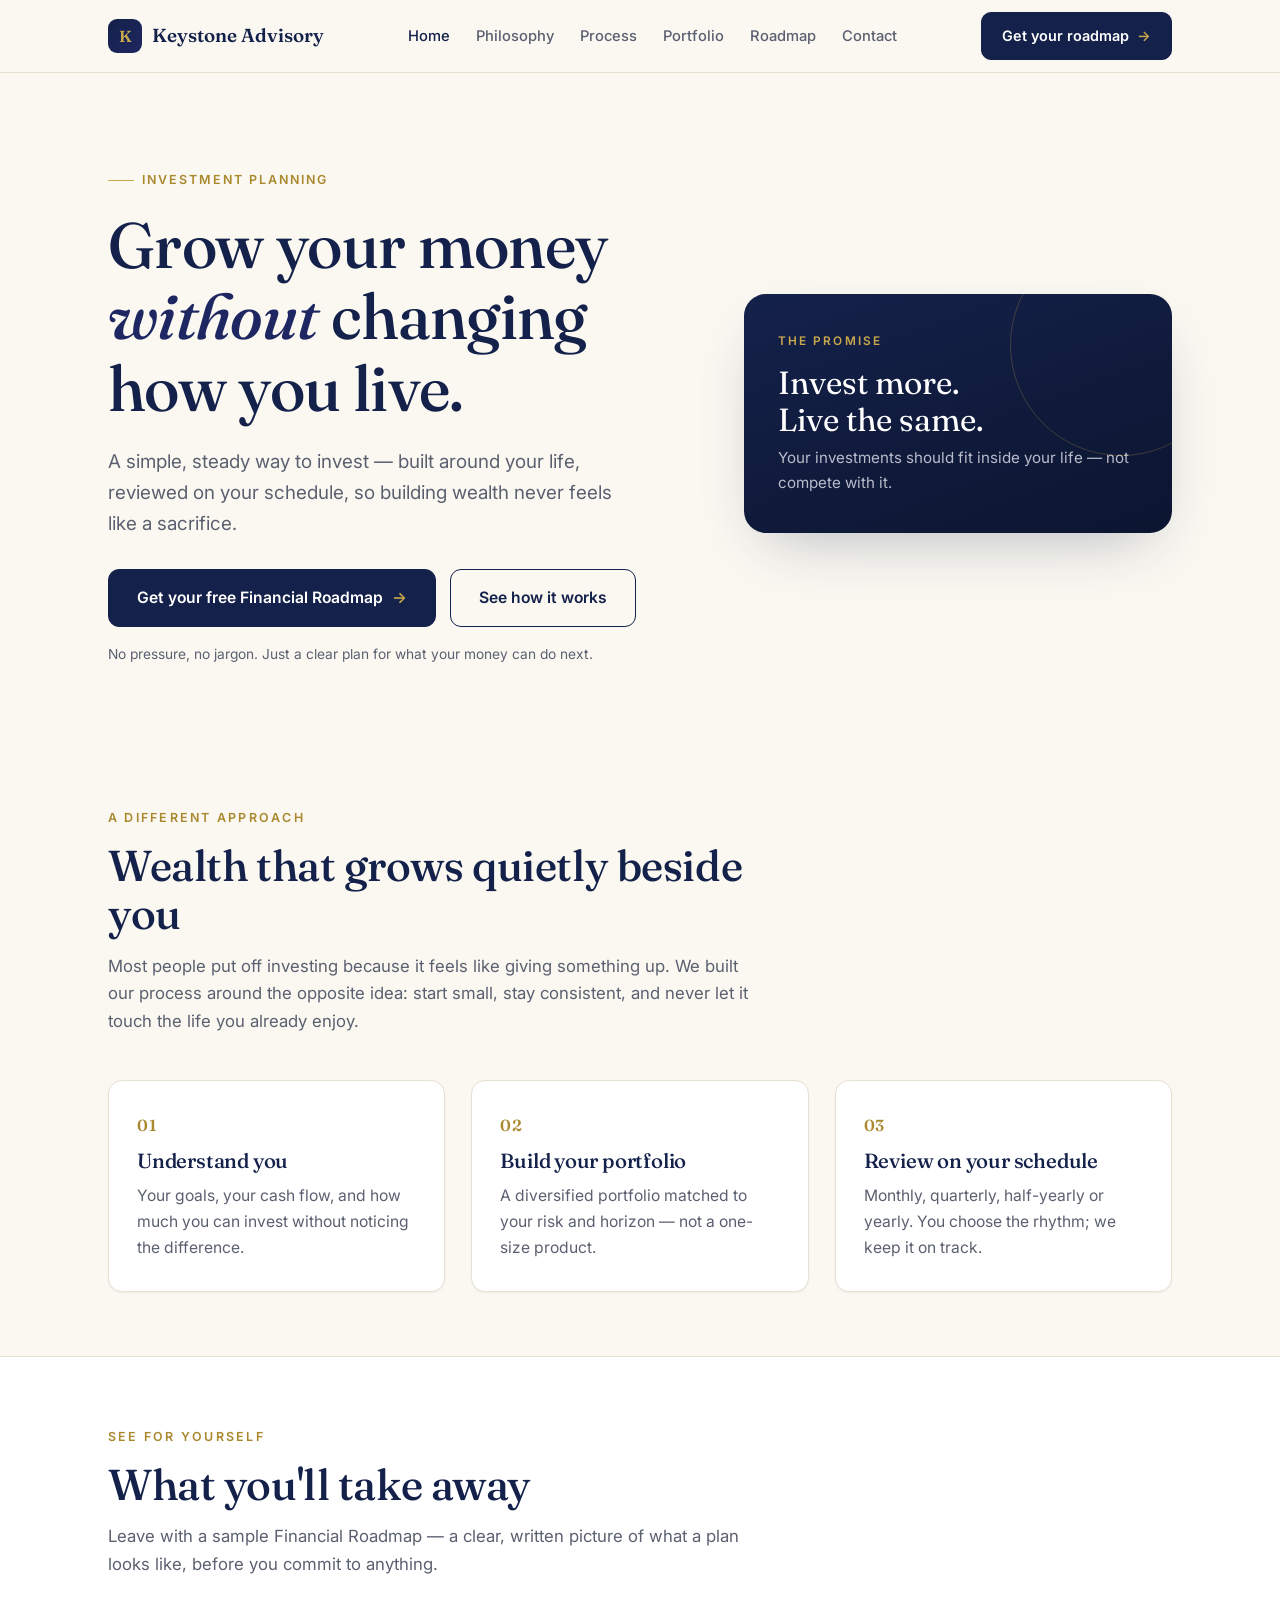
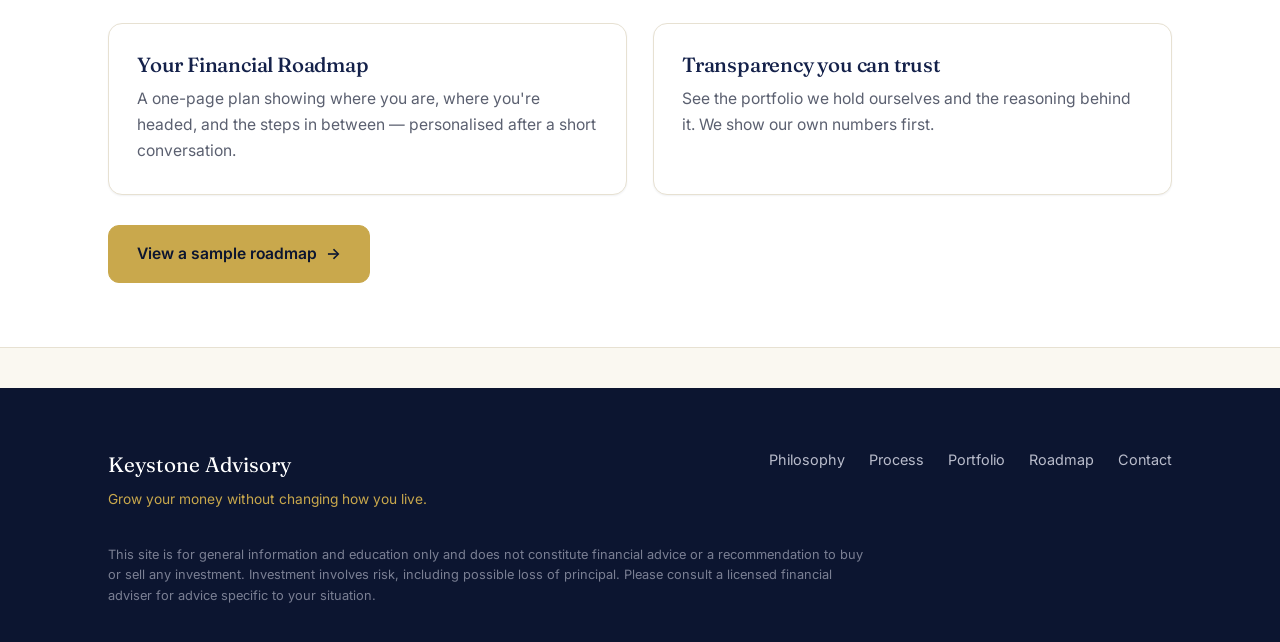
<file: index.html>
<!DOCTYPE html>
<html lang="en">
<head>
<meta charset="UTF-8">
<meta name="viewport" content="width=device-width, initial-scale=1.0">
<title>Keystone Advisory — Investment Planning</title>
<link rel="preconnect" href="https://fonts.googleapis.com">
<link rel="preconnect" href="https://fonts.gstatic.com" crossorigin>
<link href="https://fonts.googleapis.com/css2?family=Fraunces:opsz,wght@9..144,400;9..144,500;9..144,600&family=Inter:wght@400;500;600&display=swap" rel="stylesheet">
<link rel="stylesheet" href="assets/style.css">
</head>
<body>

<nav class="nav">
  <div class="wrap nav-inner">
    <a class="brand" href="index.html"><span class="mark">K</span>Keystone Advisory</a>
    <div class="nav-links" id="navLinks">
      <a href="index.html" class="active">Home</a>
      <a href="philosophy.html">Philosophy</a>
      <a href="process.html">Process</a>
      <a href="portfolio.html">Portfolio</a>
      <a href="roadmap.html">Roadmap</a>
      <a href="contact.html">Contact</a>
    </div>
    <a class="nav-cta" href="contact.html">Get your roadmap <span class="ar">→</span></a>
    <button class="nav-toggle" id="navToggle" aria-label="Menu">☰</button>
  </div>
</nav>

<header class="hero">
  <div class="wrap hero-grid">
    <div>
      <span class="eyebrow">Investment Planning</span>
      <h1>Grow your money <em>without</em> changing how you live.</h1>
      <p class="lede">A simple, steady way to invest — built around your life, reviewed on your schedule, so building wealth never feels like a sacrifice.</p>
      <div class="hero-actions">
        <a class="btn btn-primary" href="contact.html">Get your free Financial Roadmap <span class="ar">→</span></a>
        <a class="btn btn-ghost" href="process.html">See how it works</a>
      </div>
      <p class="hero-note">No pressure, no jargon. Just a clear plan for what your money can do next.</p>
    </div>
    <div class="hero-panel">
      <div class="hp-label">The promise</div>
      <div class="hp-big">Invest more.<br>Live the same.</div>
      <p class="hp-sub">Your investments should fit inside your life — not compete with it.</p>
    </div>
  </div>
</header>

<section class="section">
  <div class="wrap">
    <div class="section-head">
      <span class="kicker">A different approach</span>
      <h2>Wealth that grows quietly beside you</h2>
      <p>Most people put off investing because it feels like giving something up. We built our process around the opposite idea: start small, stay consistent, and never let it touch the life you already enjoy.</p>
    </div>
    <div class="grid-3">
      <div class="card">
        <div class="num">01</div>
        <h3>Understand you</h3>
        <p>Your goals, your cash flow, and how much you can invest without noticing the difference.</p>
      </div>
      <div class="card">
        <div class="num">02</div>
        <h3>Build your portfolio</h3>
        <p>A diversified portfolio matched to your risk and horizon — not a one-size product.</p>
      </div>
      <div class="card">
        <div class="num">03</div>
        <h3>Review on your schedule</h3>
        <p>Monthly, quarterly, half-yearly or yearly. You choose the rhythm; we keep it on track.</p>
      </div>
    </div>
  </div>
</section>

<section class="section alt">
  <div class="wrap">
    <div class="section-head">
      <span class="kicker">See for yourself</span>
      <h2>What you'll take away</h2>
      <p>Leave with a sample Financial Roadmap — a clear, written picture of what a plan looks like, before you commit to anything.</p>
    </div>
    <div class="grid-2">
      <div class="card">
        <h3>Your Financial Roadmap</h3>
        <p>A one-page plan showing where you are, where you're headed, and the steps in between — personalised after a short conversation.</p>
      </div>
      <div class="card">
        <h3>Transparency you can trust</h3>
        <p>See the portfolio we hold ourselves and the reasoning behind it. We show our own numbers first.</p>
      </div>
    </div>
    <div style="margin-top:30px;">
      <a class="btn btn-gold" href="roadmap.html">View a sample roadmap <span class="ar">→</span></a>
    </div>
  </div>
</section>

<footer class="footer">
  <div class="wrap">
    <div class="footer-inner">
      <div>
        <div class="f-brand">Keystone Advisory</div>
        <div class="f-tag">Grow your money without changing how you live.</div>
      </div>
      <div class="footer-links">
        <a href="philosophy.html">Philosophy</a>
        <a href="process.html">Process</a>
        <a href="portfolio.html">Portfolio</a>
        <a href="roadmap.html">Roadmap</a>
        <a href="contact.html">Contact</a>
      </div>
    </div>
    <p class="disc">This site is for general information and education only and does not constitute financial advice or a recommendation to buy or sell any investment. Investment involves risk, including possible loss of principal. Please consult a licensed financial adviser for advice specific to your situation.</p>
  </div>
</footer>

<script>
const t=document.getElementById('navToggle'),n=document.getElementById('navLinks');
t.addEventListener('click',()=>n.classList.toggle('open'));
</script>
</body>
</html>
</file>
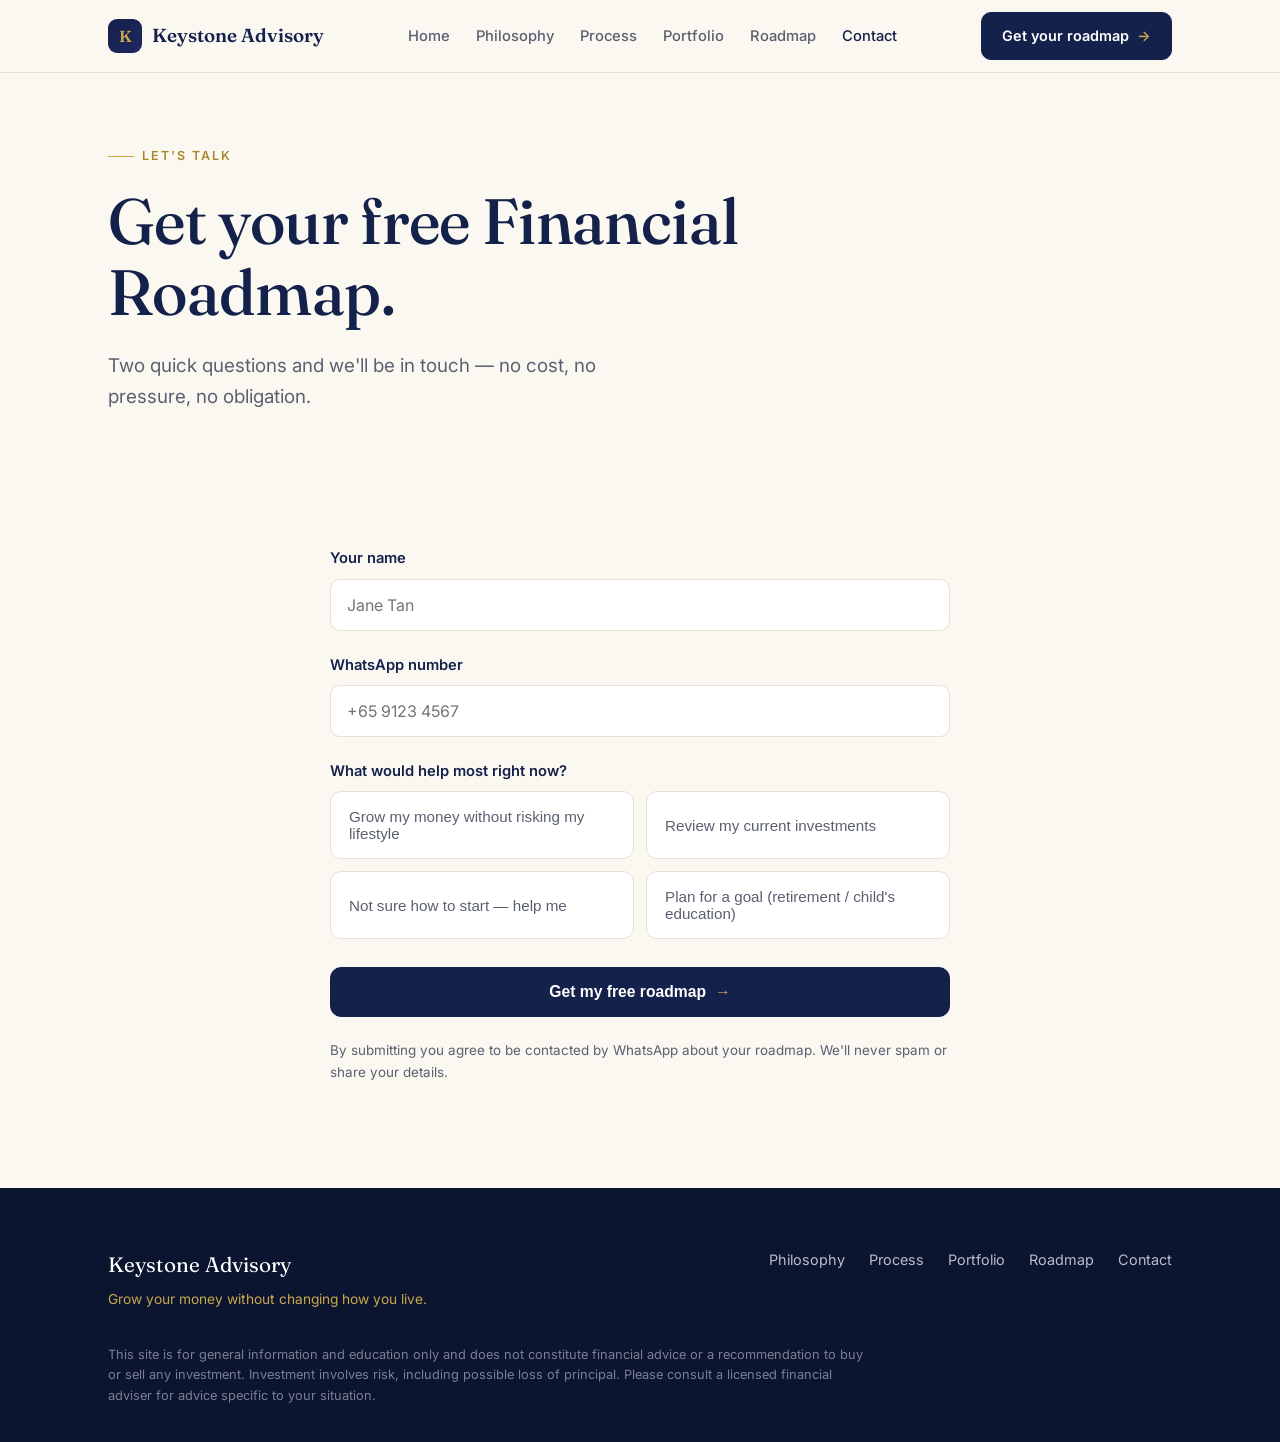
<file: contact.html>
<!DOCTYPE html>
<html lang="en">
<head>
<meta charset="UTF-8">
<meta name="viewport" content="width=device-width, initial-scale=1.0">
<title>Get Your Free Roadmap — Keystone Advisory</title>
<link rel="preconnect" href="https://fonts.googleapis.com">
<link rel="preconnect" href="https://fonts.gstatic.com" crossorigin>
<link href="https://fonts.googleapis.com/css2?family=Fraunces:opsz,wght@9..144,400;9..144,500;9..144,600&family=Inter:wght@400;500;600&display=swap" rel="stylesheet">
<link rel="stylesheet" href="assets/style.css">
</head>
<body>

<nav class="nav">
  <div class="wrap nav-inner">
    <a class="brand" href="index.html"><span class="mark">K</span>Keystone Advisory</a>
    <div class="nav-links" id="navLinks">
      <a href="index.html">Home</a>
      <a href="philosophy.html">Philosophy</a>
      <a href="process.html">Process</a>
      <a href="portfolio.html">Portfolio</a>
      <a href="roadmap.html">Roadmap</a>
      <a href="contact.html" class="active">Contact</a>
    </div>
    <a class="nav-cta" href="contact.html">Get your roadmap <span class="ar">→</span></a>
    <button class="nav-toggle" id="navToggle" aria-label="Menu">☰</button>
  </div>
</nav>

<section class="hero" style="padding:64px 0 40px;">
  <div class="wrap">
    <span class="eyebrow">Let's talk</span>
    <h1 style="max-width:680px;">Get your free Financial Roadmap.</h1>
    <p class="lede" style="margin-top:16px;">Two quick questions and we'll be in touch — no cost, no pressure, no obligation.</p>
  </div>
</section>

<section class="section">
  <div class="wrap">
    <form class="form" id="leadForm">
      <div class="field">
        <label for="name">Your name</label>
        <input type="text" id="name" name="name" placeholder="Jane Tan" autocomplete="name" required>
      </div>

      <div class="field">
        <label for="phone">WhatsApp number</label>
        <input type="tel" id="phone" name="phone" placeholder="+65 9123 4567" autocomplete="tel" required>
      </div>

      <div class="field">
        <label>What would help most right now?</label>
        <div class="choice-grid" id="goalGrid">
          <button type="button" class="choice" data-goal="Grow my money without risking my lifestyle">Grow my money without risking my lifestyle</button>
          <button type="button" class="choice" data-goal="Review my current investments">Review my current investments</button>
          <button type="button" class="choice" data-goal="Not sure how to start — help me">Not sure how to start — help me</button>
          <button type="button" class="choice" data-goal="Plan for a goal (retirement / child's education)">Plan for a goal (retirement / child's education)</button>
        </div>
      </div>

      <div class="field" style="margin-top:28px;">
        <button type="submit" class="btn btn-primary" style="width:100%; justify-content:center;">Get my free roadmap <span class="ar">→</span></button>
      </div>
      <p class="form-note">By submitting you agree to be contacted by WhatsApp about your roadmap. We'll never spam or share your details.</p>
    </form>
  </div>
</section>

<footer class="footer">
  <div class="wrap">
    <div class="footer-inner">
      <div>
        <div class="f-brand">Keystone Advisory</div>
        <div class="f-tag">Grow your money without changing how you live.</div>
      </div>
      <div class="footer-links">
        <a href="philosophy.html">Philosophy</a>
        <a href="process.html">Process</a>
        <a href="portfolio.html">Portfolio</a>
        <a href="roadmap.html">Roadmap</a>
        <a href="contact.html">Contact</a>
      </div>
    </div>
    <p class="disc">This site is for general information and education only and does not constitute financial advice or a recommendation to buy or sell any investment. Investment involves risk, including possible loss of principal. Please consult a licensed financial adviser for advice specific to your situation.</p>
  </div>
</footer>

<script>
const t=document.getElementById('navToggle'),n=document.getElementById('navLinks');
t.addEventListener('click',()=>n.classList.toggle('open'));

let goal = '';
const grid = document.getElementById('goalGrid');
grid.querySelectorAll('.choice').forEach(b=>{
  b.addEventListener('click',()=>{
    grid.querySelectorAll('.choice').forEach(x=>x.classList.remove('sel'));
    b.classList.add('sel');
    goal = b.dataset.goal;
  });
});

// Lead capture — wire this to Airtable/n8n in production.
document.getElementById('leadForm').addEventListener('submit',(e)=>{
  e.preventDefault();
  const name = document.getElementById('name').value.trim();
  const phone = document.getElementById('phone').value.trim();
  if(!goal){ alert('Please pick one option above.'); return; }
  // Compose a WhatsApp message (manual send by the lead — no automation).
  const msg = `Hi, I'm ${name}. I'd like a free Financial Roadmap.\n\nMy focus: ${goal}\n\nContact: ${phone}`;
  const wa = `https://wa.me/6583823194?text=${encodeURIComponent(msg)}`;
  window.open(wa, '_blank');
});
</script>
</body>
</html>
</file>
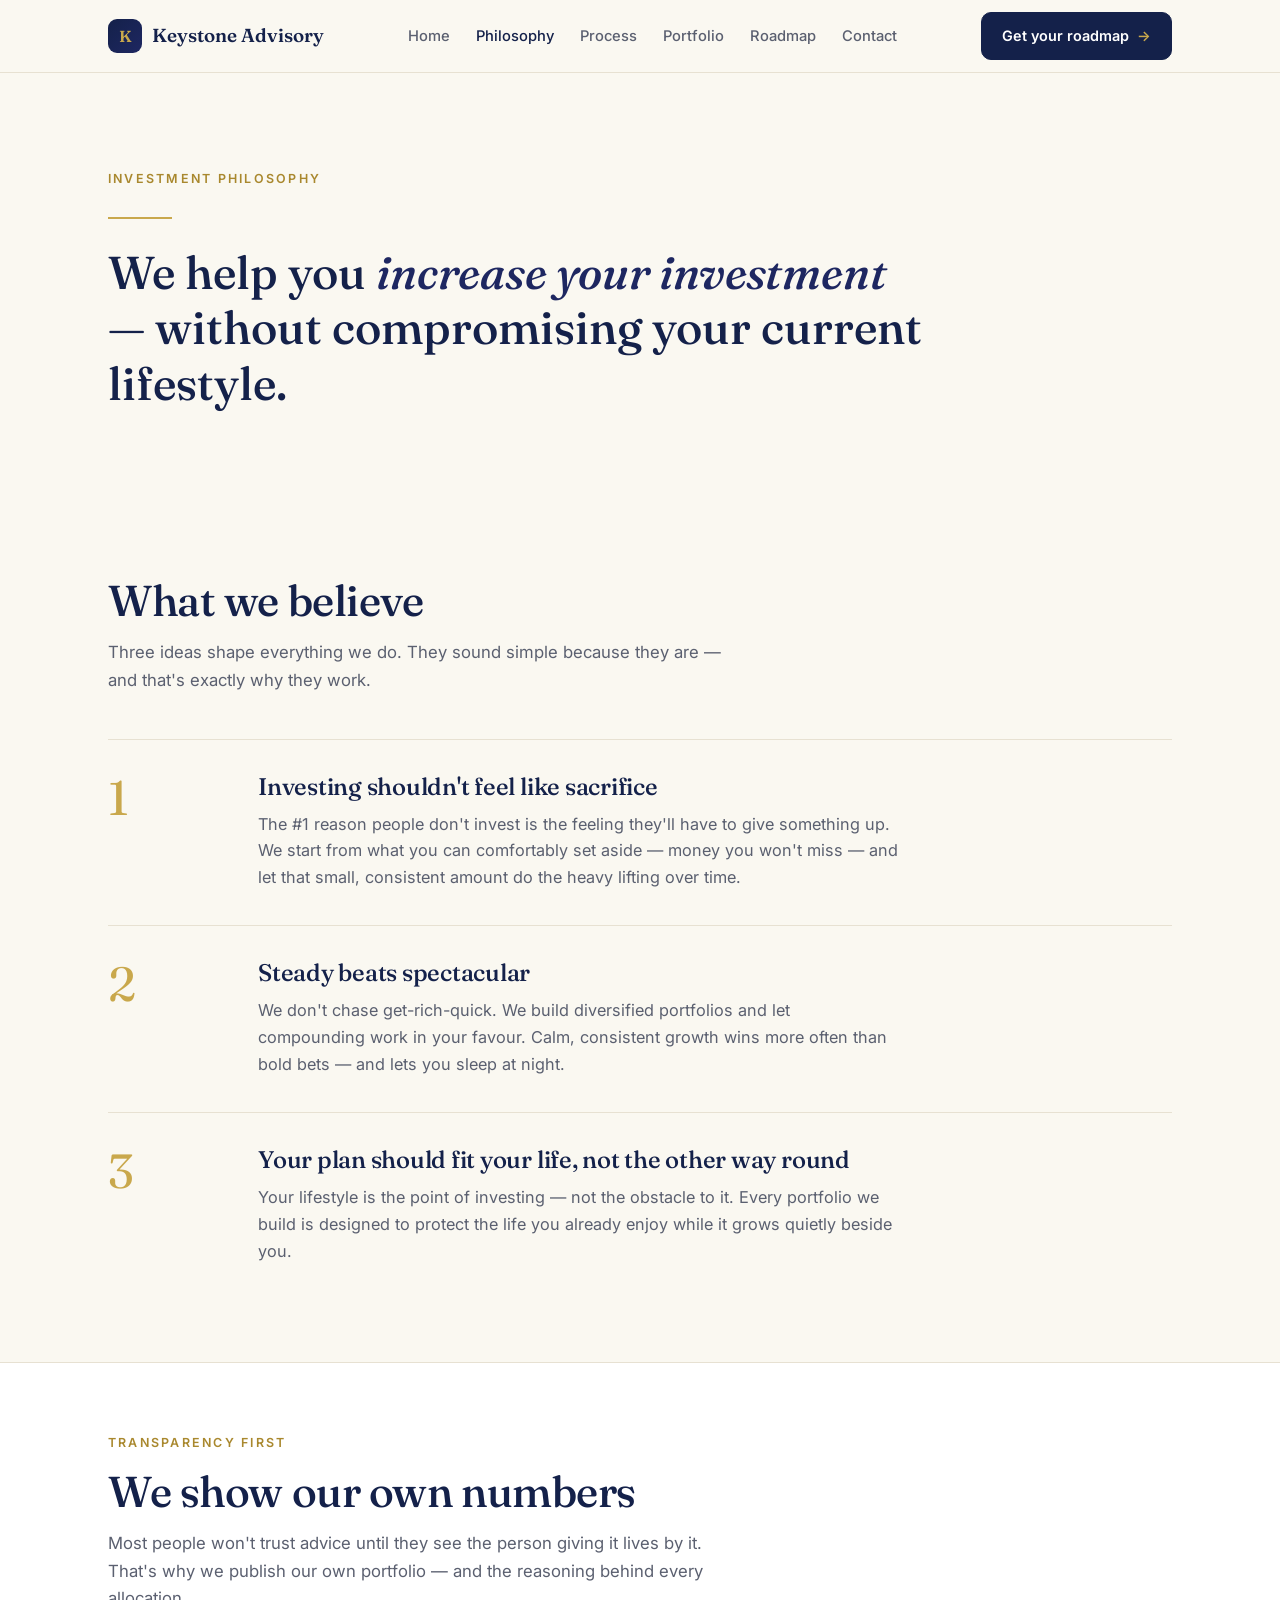
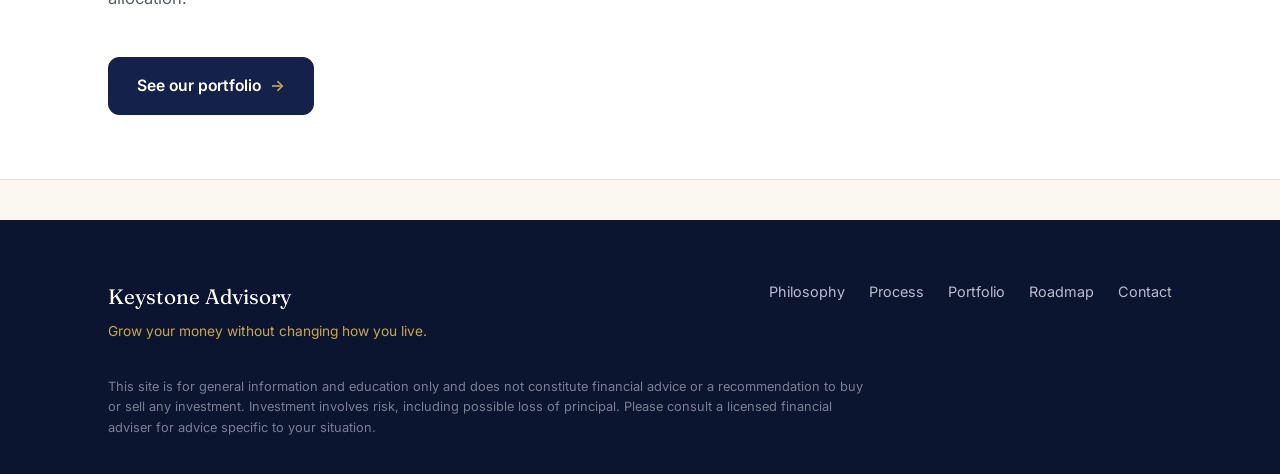
<file: philosophy.html>
<!DOCTYPE html>
<html lang="en">
<head>
<meta charset="UTF-8">
<meta name="viewport" content="width=device-width, initial-scale=1.0">
<title>Investment Philosophy — Keystone Advisory</title>
<link rel="preconnect" href="https://fonts.googleapis.com">
<link rel="preconnect" href="https://fonts.gstatic.com" crossorigin>
<link href="https://fonts.googleapis.com/css2?family=Fraunces:opsz,wght@9..144,400;9..144,500;9..144,600&family=Inter:wght@400;500;600&display=swap" rel="stylesheet">
<link rel="stylesheet" href="assets/style.css">
</head>
<body>

<nav class="nav">
  <div class="wrap nav-inner">
    <a class="brand" href="index.html"><span class="mark">K</span>Keystone Advisory</a>
    <div class="nav-links" id="navLinks">
      <a href="index.html">Home</a>
      <a href="philosophy.html" class="active">Philosophy</a>
      <a href="process.html">Process</a>
      <a href="portfolio.html">Portfolio</a>
      <a href="roadmap.html">Roadmap</a>
      <a href="contact.html">Contact</a>
    </div>
    <a class="nav-cta" href="contact.html">Get your roadmap <span class="ar">→</span></a>
    <button class="nav-toggle" id="navToggle" aria-label="Menu">☰</button>
  </div>
</nav>

<section class="manifesto">
  <div class="wrap">
    <span class="kicker">Investment Philosophy</span>
    <div class="rule"></div>
    <blockquote>
      We help you <em>increase your investment</em> — without compromising your current lifestyle.
    </blockquote>
  </div>
</section>

<section class="section">
  <div class="wrap">
    <div class="section-head">
      <h2>What we believe</h2>
      <p>Three ideas shape everything we do. They sound simple because they are — and that's exactly why they work.</p>
    </div>
    <div class="step">
      <div class="step-no">1</div>
      <div>
        <h3>Investing shouldn't feel like sacrifice</h3>
        <p>The #1 reason people don't invest is the feeling they'll have to give something up. We start from what you can comfortably set aside — money you won't miss — and let that small, consistent amount do the heavy lifting over time.</p>
      </div>
    </div>
    <div class="step">
      <div class="step-no">2</div>
      <div>
        <h3>Steady beats spectacular</h3>
        <p>We don't chase get-rich-quick. We build diversified portfolios and let compounding work in your favour. Calm, consistent growth wins more often than bold bets — and lets you sleep at night.</p>
      </div>
    </div>
    <div class="step">
      <div class="step-no">3</div>
      <div>
        <h3>Your plan should fit your life, not the other way round</h3>
        <p>Your lifestyle is the point of investing — not the obstacle to it. Every portfolio we build is designed to protect the life you already enjoy while it grows quietly beside you.</p>
      </div>
    </div>
  </div>
</section>

<section class="section alt">
  <div class="wrap">
    <div class="section-head">
      <span class="kicker">Transparency first</span>
      <h2>We show our own numbers</h2>
      <p>Most people won't trust advice until they see the person giving it lives by it. That's why we publish our own portfolio — and the reasoning behind every allocation.</p>
    </div>
    <div style="margin-top:10px;">
      <a class="btn btn-primary" href="portfolio.html">See our portfolio <span class="ar">→</span></a>
    </div>
  </div>
</section>

<footer class="footer">
  <div class="wrap">
    <div class="footer-inner">
      <div>
        <div class="f-brand">Keystone Advisory</div>
        <div class="f-tag">Grow your money without changing how you live.</div>
      </div>
      <div class="footer-links">
        <a href="philosophy.html">Philosophy</a>
        <a href="process.html">Process</a>
        <a href="portfolio.html">Portfolio</a>
        <a href="roadmap.html">Roadmap</a>
        <a href="contact.html">Contact</a>
      </div>
    </div>
    <p class="disc">This site is for general information and education only and does not constitute financial advice or a recommendation to buy or sell any investment. Investment involves risk, including possible loss of principal. Please consult a licensed financial adviser for advice specific to your situation.</p>
  </div>
</footer>

<script>
const t=document.getElementById('navToggle'),n=document.getElementById('navLinks');
t.addEventListener('click',()=>n.classList.toggle('open'));
</script>
</body>
</html>
</file>
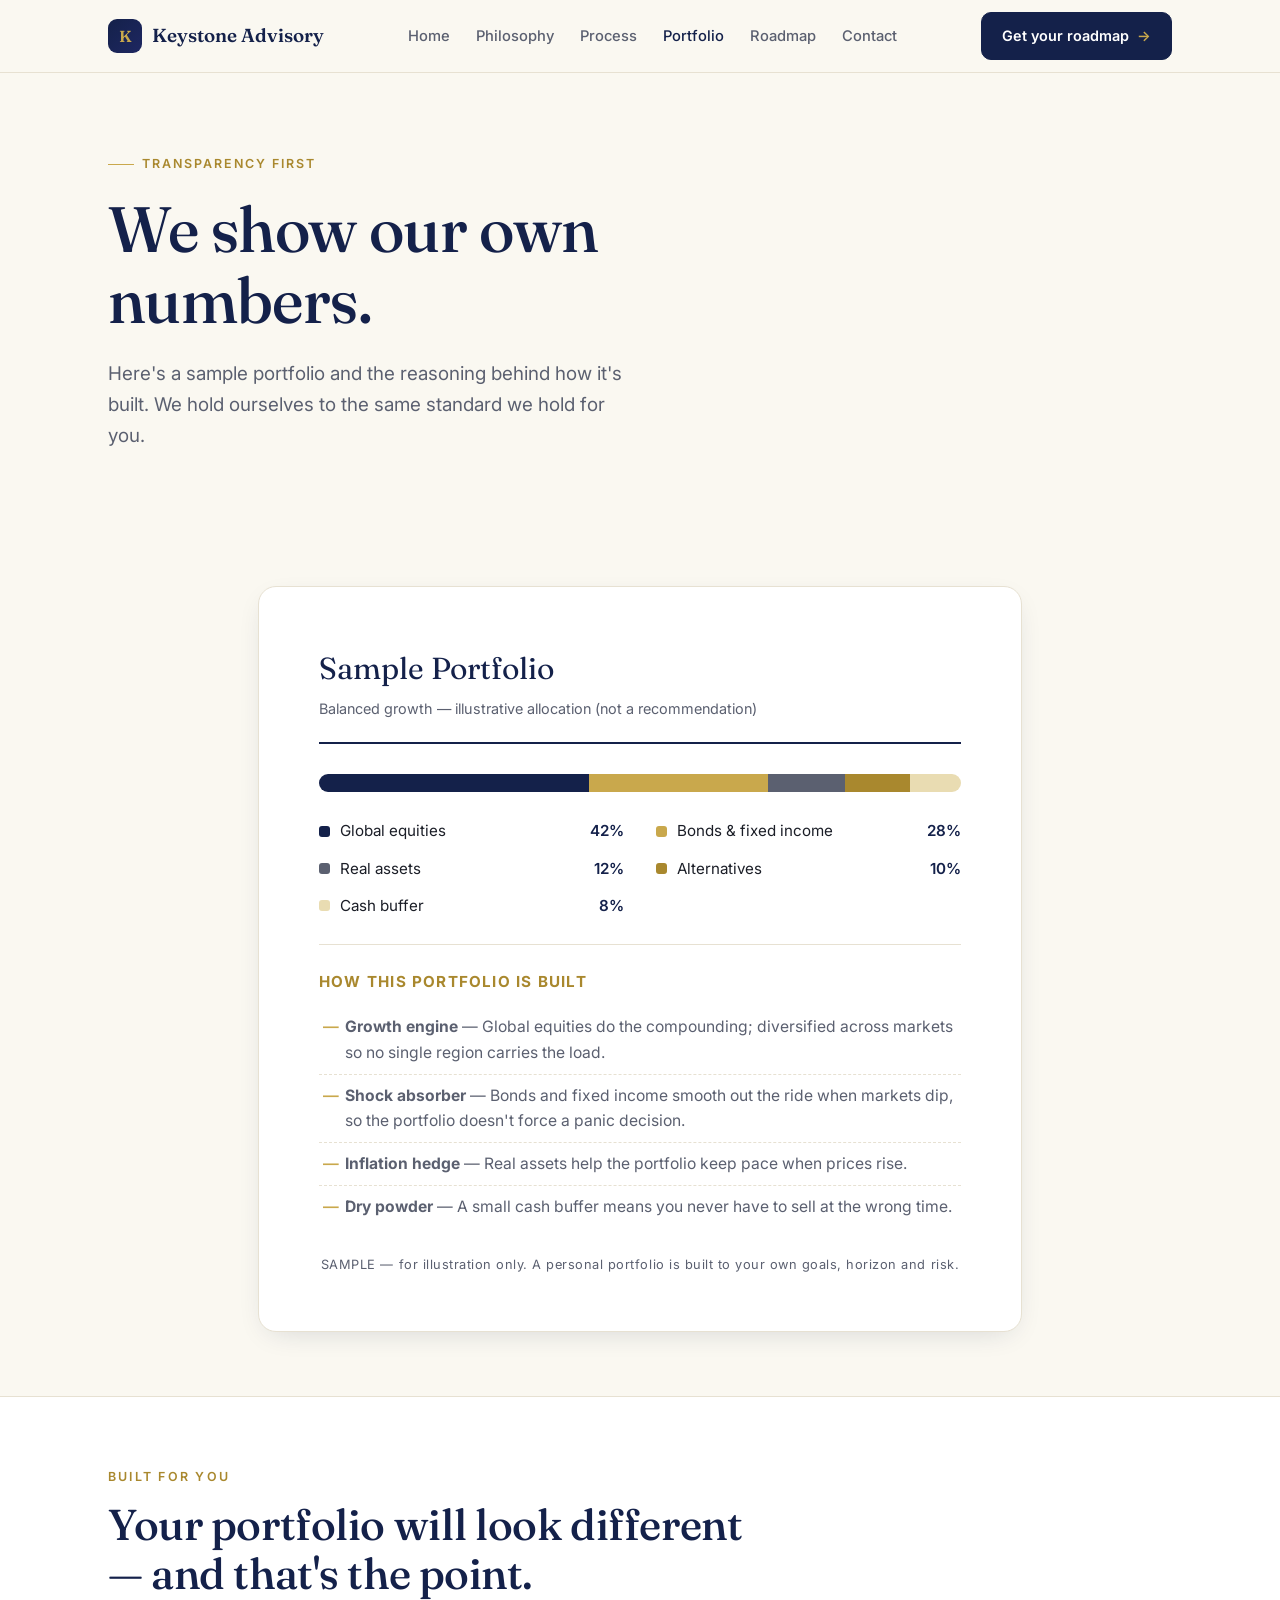
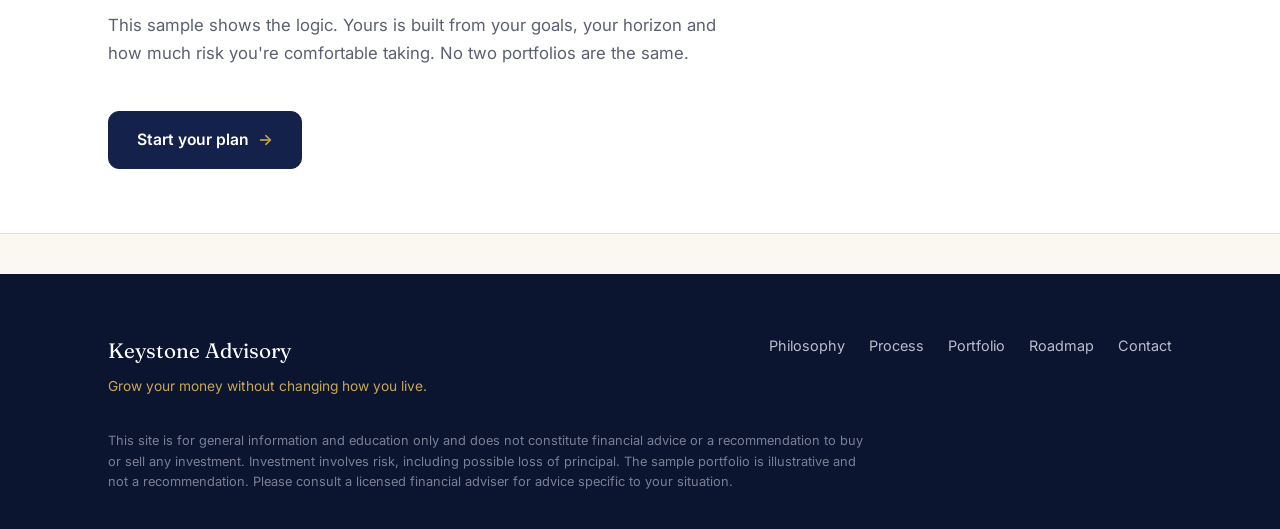
<file: portfolio.html>
<!DOCTYPE html>
<html lang="en">
<head>
<meta charset="UTF-8">
<meta name="viewport" content="width=device-width, initial-scale=1.0">
<title>My Portfolio — Keystone Advisory</title>
<link rel="preconnect" href="https://fonts.googleapis.com">
<link rel="preconnect" href="https://fonts.gstatic.com" crossorigin>
<link href="https://fonts.googleapis.com/css2?family=Fraunces:opsz,wght@9..144,400;9..144,500;9..144,600&family=Inter:wght@400;500;600&display=swap" rel="stylesheet">
<link rel="stylesheet" href="assets/style.css">
</head>
<body>

<nav class="nav">
  <div class="wrap nav-inner">
    <a class="brand" href="index.html"><span class="mark">K</span>Keystone Advisory</a>
    <div class="nav-links" id="navLinks">
      <a href="index.html">Home</a>
      <a href="philosophy.html">Philosophy</a>
      <a href="process.html">Process</a>
      <a href="portfolio.html" class="active">Portfolio</a>
      <a href="roadmap.html">Roadmap</a>
      <a href="contact.html">Contact</a>
    </div>
    <a class="nav-cta" href="contact.html">Get your roadmap <span class="ar">→</span></a>
    <button class="nav-toggle" id="navToggle" aria-label="Menu">☰</button>
  </div>
</nav>

<section class="hero" style="padding:72px 0 40px;">
  <div class="wrap">
    <span class="eyebrow">Transparency first</span>
    <h1 style="max-width:720px;">We show our own numbers.</h1>
    <p class="lede" style="margin-top:16px;">Here's a sample portfolio and the reasoning behind how it's built. We hold ourselves to the same standard we hold for you.</p>
  </div>
</section>

<section class="section">
  <div class="wrap" style="max-width:820px;">
    <div class="doc">
      <div class="doc-head">
        <div class="t">Sample Portfolio</div>
        <div class="s">Balanced growth — illustrative allocation (not a recommendation)</div>
      </div>

      <div class="alloc-bar">
        <span style="width:42%; background:#14214A;" title="Global equities 42%"></span>
        <span style="width:28%; background:#C9A84C;" title="Bonds & fixed income 28%"></span>
        <span style="width:12%; background:#5B6070;" title="Real assets 12%"></span>
        <span style="width:10%; background:#A9882E;" title="Alternatives 10%"></span>
        <span style="width:8%; background:#E9DCB2;" title="Cash 8%"></span>
      </div>

      <div class="alloc-legend">
        <div class="alloc-item"><span class="dot" style="background:#14214A;"></span> Global equities <span class="pct">42%</span></div>
        <div class="alloc-item"><span class="dot" style="background:#C9A84C;"></span> Bonds & fixed income <span class="pct">28%</span></div>
        <div class="alloc-item"><span class="dot" style="background:#5B6070;"></span> Real assets <span class="pct">12%</span></div>
        <div class="alloc-item"><span class="dot" style="background:#A9882E;"></span> Alternatives <span class="pct">10%</span></div>
        <div class="alloc-item"><span class="dot" style="background:#E9DCB2;"></span> Cash buffer <span class="pct">8%</span></div>
      </div>

      <div class="reason">
        <h4>How this portfolio is built</h4>
        <ul>
          <li><strong>Growth engine</strong> — Global equities do the compounding; diversified across markets so no single region carries the load.</li>
          <li><strong>Shock absorber</strong> — Bonds and fixed income smooth out the ride when markets dip, so the portfolio doesn't force a panic decision.</li>
          <li><strong>Inflation hedge</strong> — Real assets help the portfolio keep pace when prices rise.</li>
          <li><strong>Dry powder</strong> — A small cash buffer means you never have to sell at the wrong time.</li>
        </ul>
      </div>

      <p class="watermark">SAMPLE — for illustration only. A personal portfolio is built to your own goals, horizon and risk.</p>
    </div>
  </div>
</section>

<section class="section alt">
  <div class="wrap">
    <div class="section-head">
      <span class="kicker">Built for you</span>
      <h2>Your portfolio will look different — and that's the point.</h2>
      <p>This sample shows the logic. Yours is built from your goals, your horizon and how much risk you're comfortable taking. No two portfolios are the same.</p>
    </div>
    <a class="btn btn-primary" href="contact.html">Start your plan <span class="ar">→</span></a>
  </div>
</section>

<footer class="footer">
  <div class="wrap">
    <div class="footer-inner">
      <div>
        <div class="f-brand">Keystone Advisory</div>
        <div class="f-tag">Grow your money without changing how you live.</div>
      </div>
      <div class="footer-links">
        <a href="philosophy.html">Philosophy</a>
        <a href="process.html">Process</a>
        <a href="portfolio.html">Portfolio</a>
        <a href="roadmap.html">Roadmap</a>
        <a href="contact.html">Contact</a>
      </div>
    </div>
    <p class="disc">This site is for general information and education only and does not constitute financial advice or a recommendation to buy or sell any investment. Investment involves risk, including possible loss of principal. The sample portfolio is illustrative and not a recommendation. Please consult a licensed financial adviser for advice specific to your situation.</p>
  </div>
</footer>

<script>
const t=document.getElementById('navToggle'),n=document.getElementById('navLinks');
t.addEventListener('click',()=>n.classList.toggle('open'));
</script>
</body>
</html>
</file>
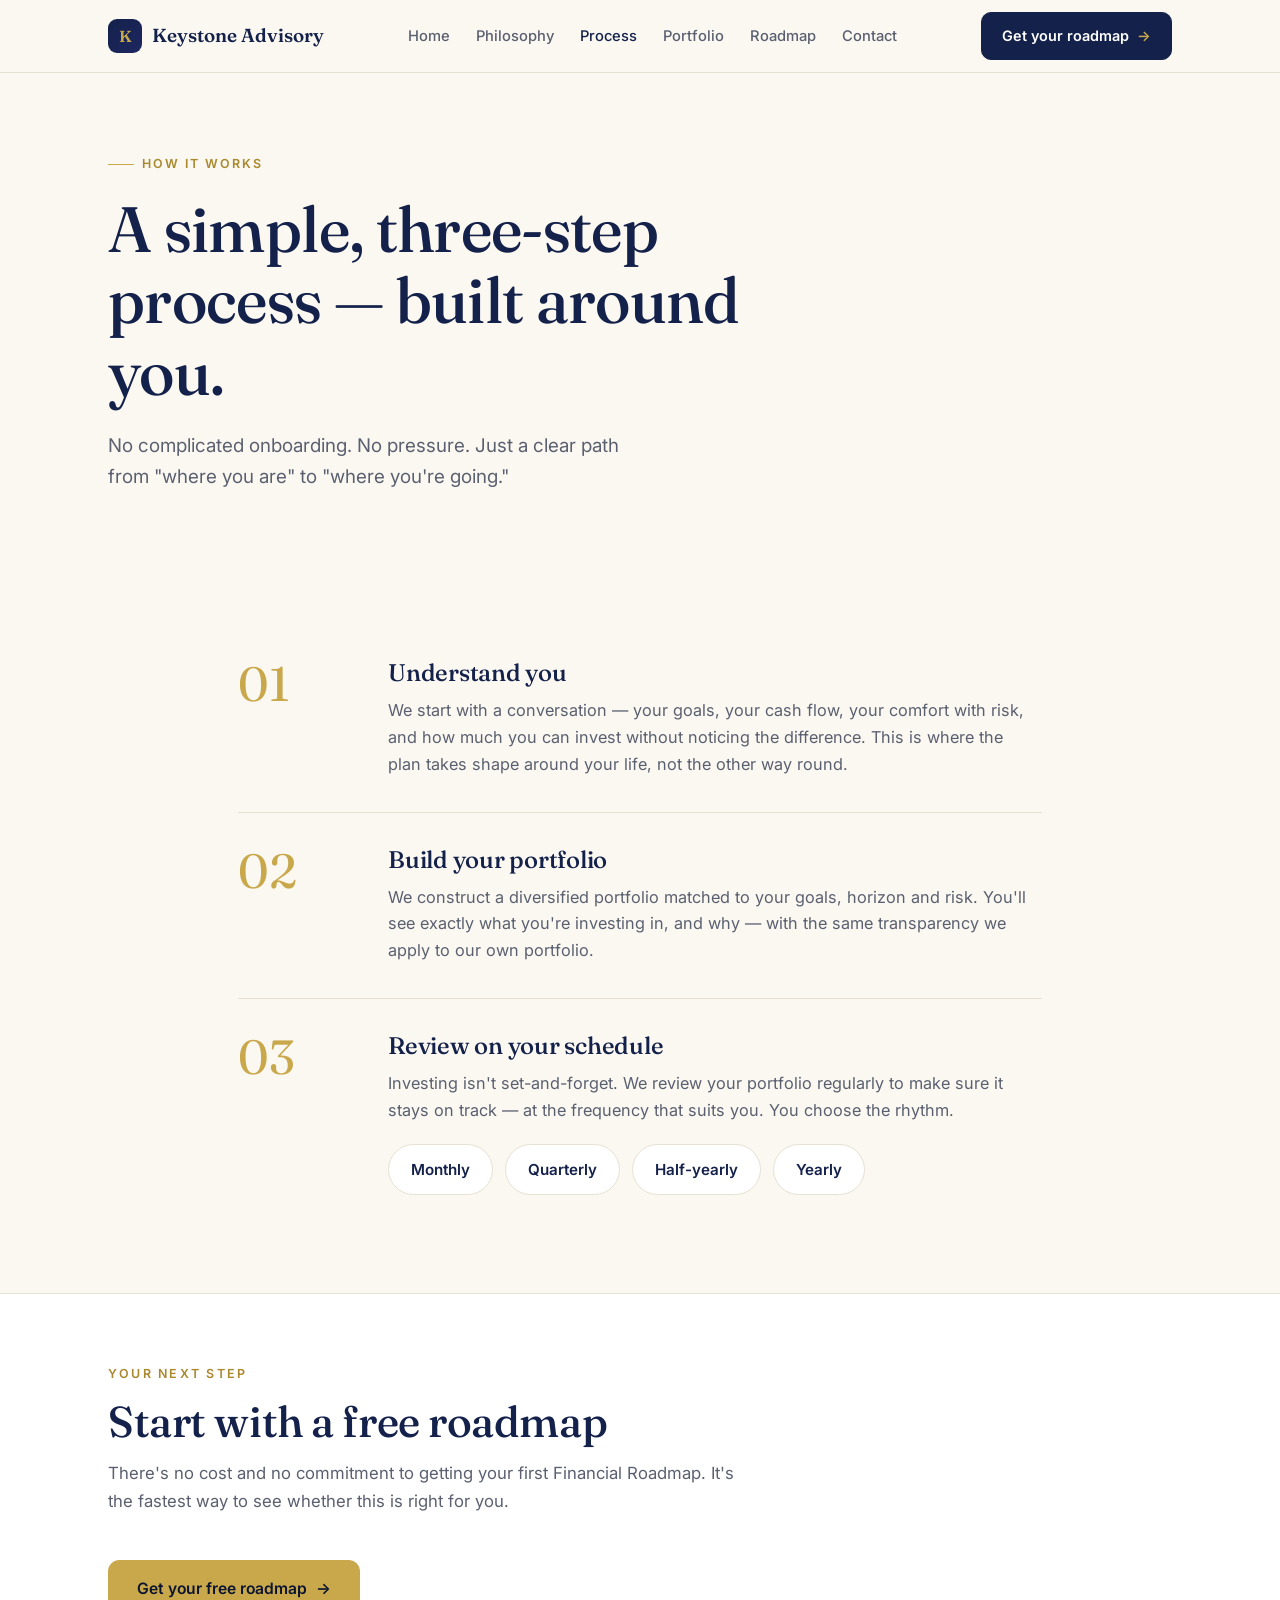
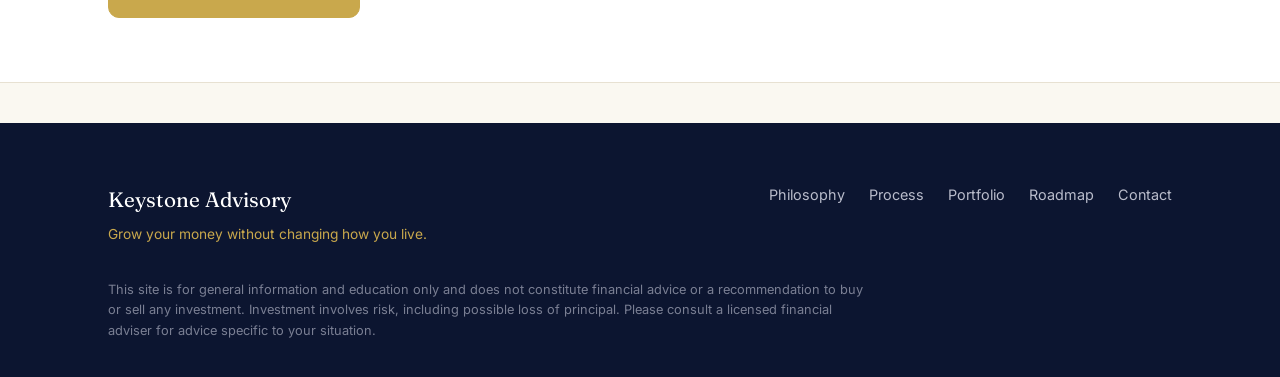
<file: process.html>
<!DOCTYPE html>
<html lang="en">
<head>
<meta charset="UTF-8">
<meta name="viewport" content="width=device-width, initial-scale=1.0">
<title>The Process — Keystone Advisory</title>
<link rel="preconnect" href="https://fonts.googleapis.com">
<link rel="preconnect" href="https://fonts.gstatic.com" crossorigin>
<link href="https://fonts.googleapis.com/css2?family=Fraunces:opsz,wght@9..144,400;9..144,500;9..144,600&family=Inter:wght@400;500;600&display=swap" rel="stylesheet">
<link rel="stylesheet" href="assets/style.css">
</head>
<body>

<nav class="nav">
  <div class="wrap nav-inner">
    <a class="brand" href="index.html"><span class="mark">K</span>Keystone Advisory</a>
    <div class="nav-links" id="navLinks">
      <a href="index.html">Home</a>
      <a href="philosophy.html">Philosophy</a>
      <a href="process.html" class="active">Process</a>
      <a href="portfolio.html">Portfolio</a>
      <a href="roadmap.html">Roadmap</a>
      <a href="contact.html">Contact</a>
    </div>
    <a class="nav-cta" href="contact.html">Get your roadmap <span class="ar">→</span></a>
    <button class="nav-toggle" id="navToggle" aria-label="Menu">☰</button>
  </div>
</nav>

<section class="hero" style="padding:72px 0 40px;">
  <div class="wrap">
    <span class="eyebrow">How it works</span>
    <h1 style="max-width:720px;">A simple, three-step process — built around you.</h1>
    <p class="lede" style="margin-top:16px;">No complicated onboarding. No pressure. Just a clear path from "where you are" to "where you're going."</p>
  </div>
</section>

<section class="section">
  <div class="wrap" style="max-width:860px;">
    <div class="step">
      <div class="step-no">01</div>
      <div>
        <h3>Understand you</h3>
        <p>We start with a conversation — your goals, your cash flow, your comfort with risk, and how much you can invest without noticing the difference. This is where the plan takes shape around your life, not the other way round.</p>
      </div>
    </div>
    <div class="step">
      <div class="step-no">02</div>
      <div>
        <h3>Build your portfolio</h3>
        <p>We construct a diversified portfolio matched to your goals, horizon and risk. You'll see exactly what you're investing in, and why — with the same transparency we apply to our own portfolio.</p>
      </div>
    </div>
    <div class="step">
      <div class="step-no">03</div>
      <div>
        <h3>Review on your schedule</h3>
        <p>Investing isn't set-and-forget. We review your portfolio regularly to make sure it stays on track — at the frequency that suits you. You choose the rhythm.</p>
        <div class="pills">
          <span class="pill">Monthly</span>
          <span class="pill">Quarterly</span>
          <span class="pill">Half-yearly</span>
          <span class="pill">Yearly</span>
        </div>
      </div>
    </div>
  </div>
</section>

<section class="section alt">
  <div class="wrap">
    <div class="section-head">
      <span class="kicker">Your next step</span>
      <h2>Start with a free roadmap</h2>
      <p>There's no cost and no commitment to getting your first Financial Roadmap. It's the fastest way to see whether this is right for you.</p>
    </div>
    <a class="btn btn-gold" href="contact.html">Get your free roadmap <span class="ar">→</span></a>
  </div>
</section>

<footer class="footer">
  <div class="wrap">
    <div class="footer-inner">
      <div>
        <div class="f-brand">Keystone Advisory</div>
        <div class="f-tag">Grow your money without changing how you live.</div>
      </div>
      <div class="footer-links">
        <a href="philosophy.html">Philosophy</a>
        <a href="process.html">Process</a>
        <a href="portfolio.html">Portfolio</a>
        <a href="roadmap.html">Roadmap</a>
        <a href="contact.html">Contact</a>
      </div>
    </div>
    <p class="disc">This site is for general information and education only and does not constitute financial advice or a recommendation to buy or sell any investment. Investment involves risk, including possible loss of principal. Please consult a licensed financial adviser for advice specific to your situation.</p>
  </div>
</footer>

<script>
const t=document.getElementById('navToggle'),n=document.getElementById('navLinks');
t.addEventListener('click',()=>n.classList.toggle('open'));
</script>
</body>
</html>
</file>
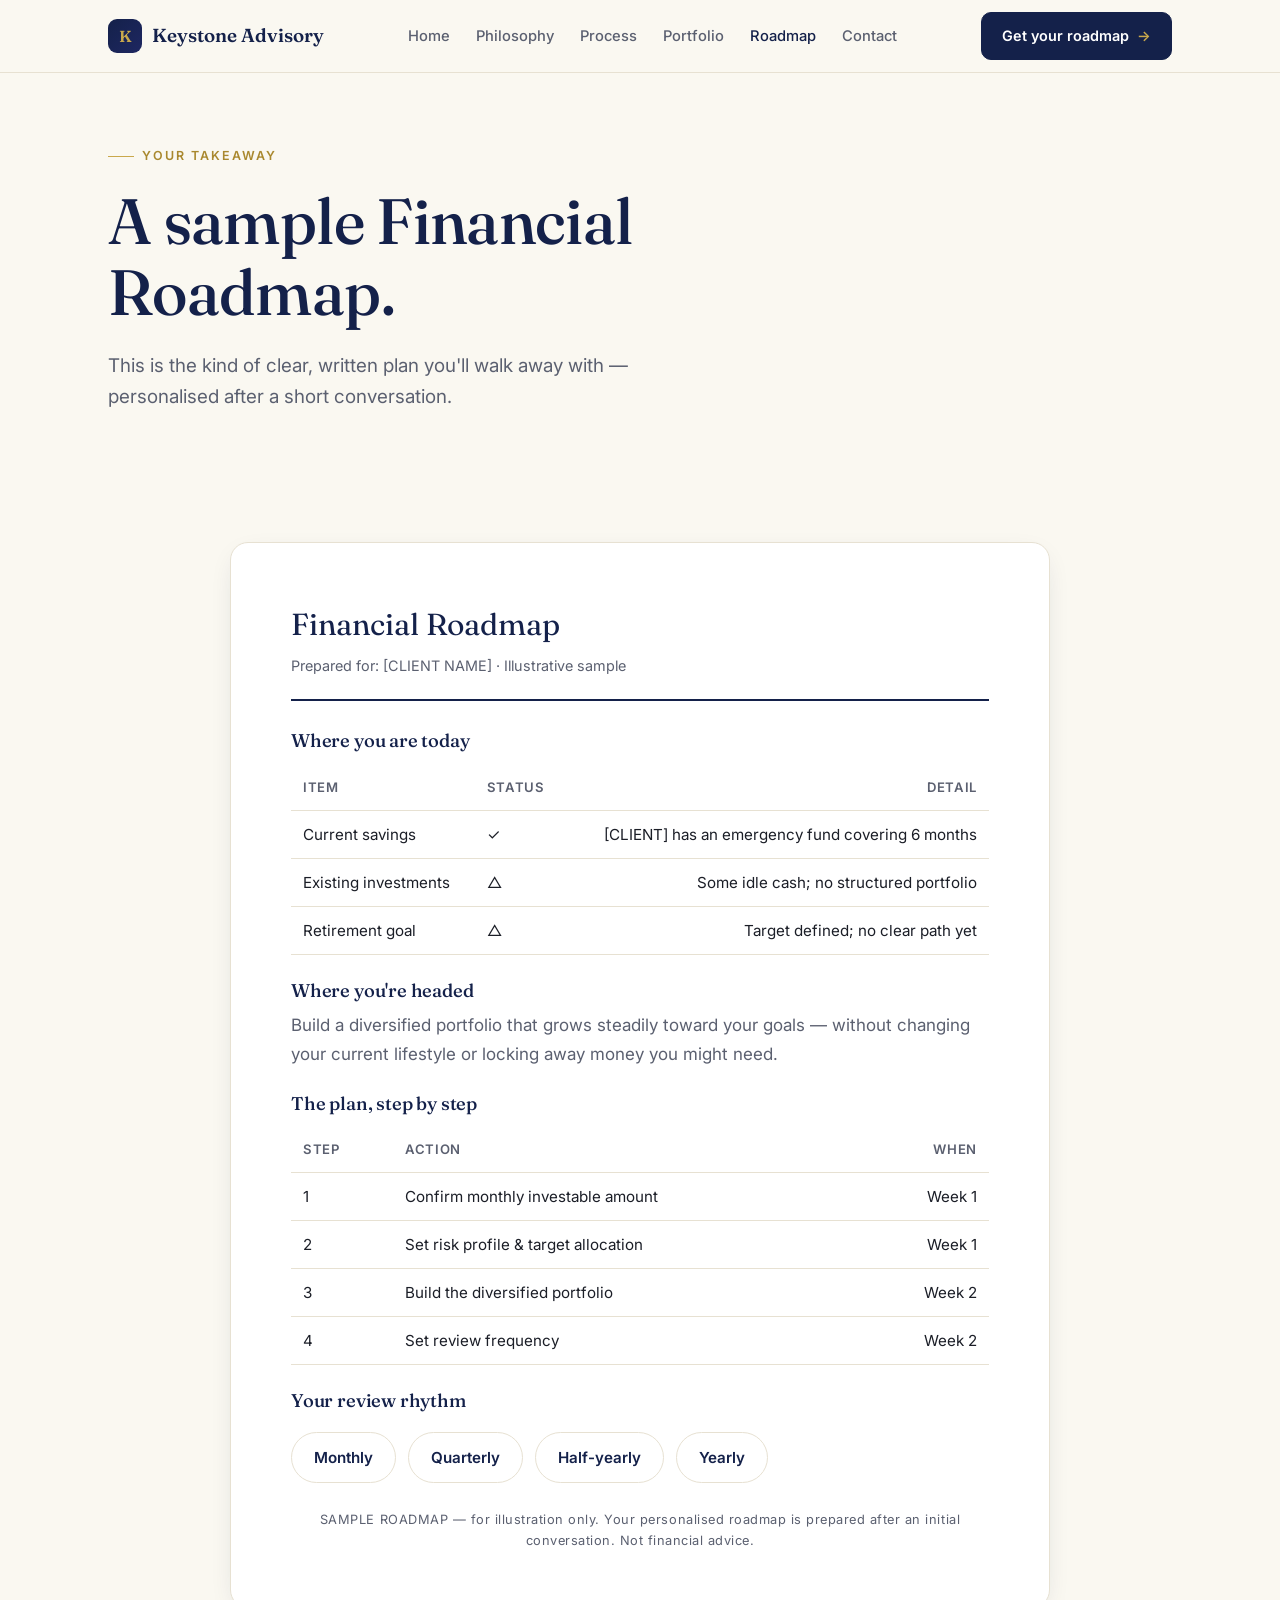
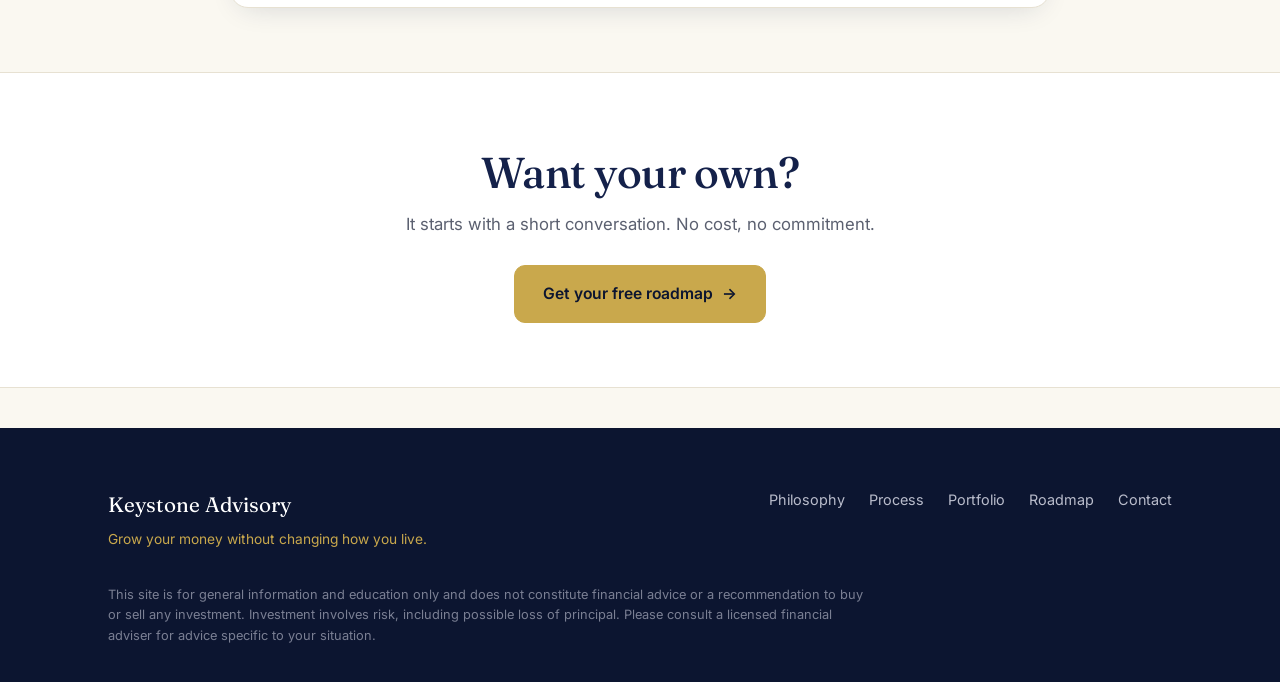
<file: roadmap.html>
<!DOCTYPE html>
<html lang="en">
<head>
<meta charset="UTF-8">
<meta name="viewport" content="width=device-width, initial-scale=1.0">
<title>Sample Financial Roadmap — Keystone Advisory</title>
<link rel="preconnect" href="https://fonts.googleapis.com">
<link rel="preconnect" href="https://fonts.gstatic.com" crossorigin>
<link href="https://fonts.googleapis.com/css2?family=Fraunces:opsz,wght@9..144,400;9..144,500;9..144,600&family=Inter:wght@400;500;600&display=swap" rel="stylesheet">
<link rel="stylesheet" href="assets/style.css">
</head>
<body>

<nav class="nav">
  <div class="wrap nav-inner">
    <a class="brand" href="index.html"><span class="mark">K</span>Keystone Advisory</a>
    <div class="nav-links" id="navLinks">
      <a href="index.html">Home</a>
      <a href="philosophy.html">Philosophy</a>
      <a href="process.html">Process</a>
      <a href="portfolio.html">Portfolio</a>
      <a href="roadmap.html" class="active">Roadmap</a>
      <a href="contact.html">Contact</a>
    </div>
    <a class="nav-cta" href="contact.html">Get your roadmap <span class="ar">→</span></a>
    <button class="nav-toggle" id="navToggle" aria-label="Menu">☰</button>
  </div>
</nav>

<section class="hero" style="padding:64px 0 36px;">
  <div class="wrap">
    <span class="eyebrow">Your takeaway</span>
    <h1 style="max-width:720px;">A sample Financial Roadmap.</h1>
    <p class="lede" style="margin-top:16px;">This is the kind of clear, written plan you'll walk away with — personalised after a short conversation.</p>
  </div>
</section>

<section class="section">
  <div class="wrap">
    <div class="doc">
      <div class="doc-head">
        <div class="t">Financial Roadmap</div>
        <div class="s">Prepared for: [CLIENT NAME] · Illustrative sample</div>
      </div>

      <h3>Where you are today</h3>
      <table>
        <tr><th>Item</th><th>Status</th><th>Detail</th></tr>
        <tr><td>Current savings</td><td>✓</td><td>[CLIENT] has an emergency fund covering 6 months</td></tr>
        <tr><td>Existing investments</td><td>△</td><td>Some idle cash; no structured portfolio</td></tr>
        <tr><td>Retirement goal</td><td>△</td><td>Target defined; no clear path yet</td></tr>
      </table>

      <h3>Where you're headed</h3>
      <p style="color:var(--muted);">Build a diversified portfolio that grows steadily toward your goals — without changing your current lifestyle or locking away money you might need.</p>

      <h3>The plan, step by step</h3>
      <table>
        <tr><th>Step</th><th>Action</th><th>When</th></tr>
        <tr><td>1</td><td>Confirm monthly investable amount</td><td>Week 1</td></tr>
        <tr><td>2</td><td>Set risk profile & target allocation</td><td>Week 1</td></tr>
        <tr><td>3</td><td>Build the diversified portfolio</td><td>Week 2</td></tr>
        <tr><td>4</td><td>Set review frequency</td><td>Week 2</td></tr>
      </table>

      <h3>Your review rhythm</h3>
      <div class="pills">
        <span class="pill">Monthly</span>
        <span class="pill">Quarterly</span>
        <span class="pill">Half-yearly</span>
        <span class="pill">Yearly</span>
      </div>

      <p class="watermark">SAMPLE ROADMAP — for illustration only. Your personalised roadmap is prepared after an initial conversation. Not financial advice.</p>
    </div>
  </div>
</section>

<section class="section alt">
  <div class="wrap" style="text-align:center;">
    <div class="section-head" style="margin:0 auto 26px;">
      <h2>Want your own?</h2>
      <p>It starts with a short conversation. No cost, no commitment.</p>
    </div>
    <a class="btn btn-gold" href="contact.html">Get your free roadmap <span class="ar">→</span></a>
  </div>
</section>

<footer class="footer">
  <div class="wrap">
    <div class="footer-inner">
      <div>
        <div class="f-brand">Keystone Advisory</div>
        <div class="f-tag">Grow your money without changing how you live.</div>
      </div>
      <div class="footer-links">
        <a href="philosophy.html">Philosophy</a>
        <a href="process.html">Process</a>
        <a href="portfolio.html">Portfolio</a>
        <a href="roadmap.html">Roadmap</a>
        <a href="contact.html">Contact</a>
      </div>
    </div>
    <p class="disc">This site is for general information and education only and does not constitute financial advice or a recommendation to buy or sell any investment. Investment involves risk, including possible loss of principal. Please consult a licensed financial adviser for advice specific to your situation.</p>
  </div>
</footer>

<script>
const t=document.getElementById('navToggle'),n=document.getElementById('navLinks');
t.addEventListener('click',()=>n.classList.toggle('open'));
</script>
</body>
</html>
</file>
<file: assets/style.css>
/* ============================================================
   Keystone Advisory — Investment Planning microsite
   Shared stylesheet. Navy / gold, premium editorial.
   ============================================================ */

:root{
  --navy:        #14214A;
  --navy-deep:   #0C1530;
  --navy-ink:    #1E2761;
  --gold:        #C9A84C;
  --gold-deep:   #A9882E;
  --gold-soft:   #E9DCB2;
  --cream:       #FAF8F1;
  --paper:       #FFFFFF;
  --ink:         #1B1E27;
  --muted:       #5B6070;
  --line:        #E7E1D2;
  --radius:      14px;
  --shadow-sm:   0 1px 2px rgba(20,33,74,.06);
  --shadow-md:   0 8px 30px -12px rgba(20,33,74,.20);
  --shadow-lg:   0 24px 60px -24px rgba(20,33,74,.32);
  --font-display: "Fraunces", Georgia, "Times New Roman", serif;
  --font-body:   "Inter", -apple-system, BlinkMacSystemFont, "Segoe UI", sans-serif;
  --maxw: 1120px;
}

*{ box-sizing:border-box; margin:0; padding:0; }
html{ scroll-behavior:smooth; -webkit-text-size-adjust:100%; }
body{
  font-family:var(--font-body);
  color:var(--ink);
  background:var(--cream);
  line-height:1.65;
  font-size:17px;
  -webkit-font-smoothing:antialiased;
  text-rendering:optimizeLegibility;
}
h1,h2,h3,.display{ font-family:var(--font-display); font-weight:500; line-height:1.12; letter-spacing:-.01em; color:var(--navy); }
a{ color:inherit; text-decoration:none; }
img{ max-width:100%; display:block; }
.wrap{ max-width:var(--maxw); margin:0 auto; padding:0 28px; }

/* ---------- Nav ---------- */
.nav{
  position:sticky; top:0; z-index:50;
  background:rgba(250,248,241,.9);
  backdrop-filter:saturate(160%) blur(12px);
  border-bottom:1px solid var(--line);
}
.nav-inner{ display:flex; align-items:center; justify-content:space-between; height:72px; }
.brand{ display:flex; align-items:center; gap:10px; font-family:var(--font-display); font-weight:600; font-size:1.18rem; color:var(--navy); }
.brand .mark{
  width:34px; height:34px; border-radius:9px;
  background:linear-gradient(135deg,var(--navy) 0%, var(--navy-ink) 100%);
  display:grid; place-items:center; color:var(--gold); font-size:1rem; font-weight:600;
}
.nav-links{ display:flex; align-items:center; gap:26px; }
.nav-links a{ font-size:.92rem; font-weight:500; color:var(--muted); transition:color .18s; }
.nav-links a:hover{ color:var(--navy); }
.nav-links a.active{ color:var(--navy); }
.nav-cta{
  display:inline-flex; align-items:center; gap:8px;
  background:var(--navy); color:#fff; font-weight:600; font-size:.9rem;
  padding:11px 20px; border-radius:10px; transition:.18s; border:1px solid var(--navy);
}
.nav-cta:hover{ background:var(--navy-deep); }
.nav-cta .ar{ color:var(--gold); }
.nav-toggle{ display:none; background:none; border:1px solid var(--line); border-radius:9px; width:44px; height:44px; cursor:pointer; font-size:1.2rem; color:var(--navy); }

/* ---------- Buttons ---------- */
.btn{
  display:inline-flex; align-items:center; gap:9px;
  font-weight:600; font-size:.98rem; padding:15px 28px; border-radius:11px;
  cursor:pointer; transition:transform .15s, box-shadow .2s, background .2s, color .2s;
  border:1px solid transparent;
}
.btn:active{ transform:translateY(1px); }
.btn-primary{ background:var(--navy); color:#fff; border-color:var(--navy); }
.btn-primary:hover{ background:var(--navy-deep); box-shadow:var(--shadow-md); }
.btn-primary .ar{ color:var(--gold); }
.btn-gold{ background:var(--gold); color:var(--navy-deep); border-color:var(--gold); }
.btn-gold:hover{ background:var(--gold-deep); color:#fff; box-shadow:var(--shadow-md); }
.btn-ghost{ background:transparent; color:var(--navy); border-color:var(--navy); }
.btn-ghost:hover{ background:var(--navy); color:#fff; }

/* ---------- Hero ---------- */
.hero{ padding:88px 0 72px; position:relative; overflow:hidden; }
.hero-grid{ display:grid; grid-template-columns:1.15fr .85fr; gap:56px; align-items:center; }
.eyebrow{
  display:inline-flex; align-items:center; gap:8px;
  font-size:.78rem; font-weight:600; letter-spacing:.16em; text-transform:uppercase; color:var(--gold-deep);
}
.eyebrow::before{ content:""; width:26px; height:1px; background:var(--gold); }
.hero h1{ font-size:clamp(2.4rem, 5.2vw, 4rem); margin:18px 0 22px; }
.hero h1 em{ font-style:italic; color:var(--navy-ink); }
.hero .lede{ font-size:1.18rem; color:var(--muted); max-width:520px; margin-bottom:30px; }
.hero-actions{ display:flex; flex-wrap:wrap; gap:14px; align-items:center; }
.hero-note{ font-size:.86rem; color:var(--muted); margin-top:16px; }
.hero-panel{
  background:linear-gradient(160deg,var(--navy) 0%, var(--navy-deep) 100%);
  border-radius:22px; padding:38px 34px; color:#E9E6DF; box-shadow:var(--shadow-lg);
  position:relative; overflow:hidden;
}
.hero-panel::after{
  content:""; position:absolute; right:-60px; top:-60px; width:220px; height:220px;
  border-radius:50%; border:1px solid rgba(201,168,76,.25);
}
.hero-panel .hp-label{ font-size:.74rem; letter-spacing:.18em; text-transform:uppercase; color:var(--gold); font-weight:600; }
.hero-panel .hp-big{ font-family:var(--font-display); font-size:2rem; line-height:1.15; color:#fff; margin:14px 0 6px; }
.hero-panel .hp-sub{ font-size:.95rem; color:#B9BCCB; }

/* ---------- Sections ---------- */
.section{ padding:64px 0; }
.section.alt{ background:var(--paper); border-top:1px solid var(--line); border-bottom:1px solid var(--line); }
.kicker{ font-size:.78rem; letter-spacing:.18em; text-transform:uppercase; color:var(--gold-deep); font-weight:600; }
.section-head{ max-width:640px; margin-bottom:44px; }
.section-head h2{ font-size:clamp(1.9rem,3.4vw,2.7rem); margin:12px 0 14px; }
.section-head p{ color:var(--muted); font-size:1.05rem; }

/* ---------- Cards / grids ---------- */
.grid-2{ display:grid; grid-template-columns:1fr 1fr; gap:26px; }
.grid-3{ display:grid; grid-template-columns:repeat(3,1fr); gap:26px; }
.card{
  background:var(--paper); border:1px solid var(--line); border-radius:var(--radius);
  padding:30px 28px; box-shadow:var(--shadow-sm);
}
.card h3{ font-size:1.28rem; margin-bottom:10px; }
.card p{ color:var(--muted); font-size:.98rem; }
.num{
  font-family:var(--font-display); font-size:1rem; color:var(--gold-deep); font-weight:600;
  display:inline-block; margin-bottom:12px; letter-spacing:.05em;
}

/* ---------- Steps (process) ---------- */
.step{ display:grid; grid-template-columns:120px 1fr; gap:30px; padding:34px 0; border-top:1px solid var(--line); }
.step:first-child{ border-top:none; }
.step .step-no{ font-family:var(--font-display); font-size:3rem; color:var(--gold); line-height:1; }
.step h3{ font-size:1.5rem; margin-bottom:10px; }
.step p{ color:var(--muted); font-size:1.02rem; max-width:640px; }

/* ---------- Frequency pills ---------- */
.pills{ display:flex; flex-wrap:wrap; gap:12px; margin-top:20px; }
.pill{
  border:1px solid var(--line); background:var(--paper); border-radius:999px;
  padding:12px 22px; font-weight:600; font-size:.95rem; color:var(--navy);
}
.pill b{ color:var(--gold-deep); }

/* ---------- Pull quote / manifesto ---------- */
.manifesto{ padding:90px 0; text-align:left; }
.manifesto blockquote{
  font-family:var(--font-display); font-size:clamp(1.7rem,3.6vw,2.9rem);
  line-height:1.2; color:var(--navy); font-weight:500; max-width:820px;
}
.manifesto blockquote em{ font-style:italic; color:var(--navy-ink); }
.manifesto .rule{ width:64px; height:2px; background:var(--gold); margin:26px 0; }

/* ---------- Portfolio ---------- */
.alloc-bar{ display:flex; height:18px; border-radius:999px; overflow:hidden; margin:22px 0 26px; }
.alloc-bar span{ display:block; }
.alloc-legend{ display:grid; grid-template-columns:1fr 1fr; gap:12px 32px; }
.alloc-item{ display:flex; align-items:center; gap:10px; font-size:.95rem; }
.dot{ width:11px; height:11px; border-radius:3px; flex:none; }
.alloc-item .pct{ margin-left:auto; font-weight:600; color:var(--navy); }
.reason{ margin-top:26px; padding-top:24px; border-top:1px solid var(--line); }
.reason h4{ font-size:.95rem; letter-spacing:.08em; text-transform:uppercase; color:var(--gold-deep); margin-bottom:12px; }
.reason ul{ list-style:none; }
.reason li{ position:relative; padding:8px 0 8px 26px; color:var(--muted); font-size:.98rem; border-bottom:1px dashed var(--line); }
.reason li:last-child{ border-bottom:none; }
.reason li::before{ content:"—"; position:absolute; left:4px; color:var(--gold); font-weight:600; }

/* ---------- Roadmap (document) ---------- */
.doc{
  background:var(--paper); border:1px solid var(--line); border-radius:18px;
  padding:56px 60px; box-shadow:var(--shadow-md); max-width:820px; margin:0 auto;
}
.doc-head{ border-bottom:2px solid var(--navy); padding-bottom:22px; margin-bottom:30px; }
.doc-head .t{ font-family:var(--font-display); font-size:1.9rem; color:var(--navy); }
.doc-head .s{ color:var(--muted); font-size:.9rem; margin-top:4px; }
.doc h3{ font-size:1.15rem; margin:26px 0 10px; color:var(--navy); }
.doc table{ width:100%; border-collapse:collapse; font-size:.95rem; margin:14px 0; }
.doc th,.doc td{ text-align:left; padding:11px 12px; border-bottom:1px solid var(--line); }
.doc th{ color:var(--muted); font-weight:600; font-size:.82rem; letter-spacing:.05em; text-transform:uppercase; }
.doc td:last-child,.doc th:last-child{ text-align:right; }
.watermark{ text-align:center; font-size:.8rem; color:var(--muted); margin-top:26px; letter-spacing:.04em; }

/* ---------- Form ---------- */
.form{ max-width:620px; margin:0 auto; }
.field{ margin-bottom:22px; }
.field label{ display:block; font-weight:600; font-size:.92rem; color:var(--navy); margin-bottom:8px; }
.field input,.field select{
  width:100%; padding:15px 16px; border:1px solid var(--line); border-radius:10px;
  font-size:1rem; font-family:var(--font-body); background:var(--paper); color:var(--ink);
  transition:border-color .18s, box-shadow .18s;
}
.field input:focus,.field select:focus{ outline:none; border-color:var(--navy); box-shadow:0 0 0 3px rgba(30,39,97,.12); }
.choice-grid{ display:grid; grid-template-columns:1fr 1fr; gap:12px; }
.choice{
  border:1px solid var(--line); background:var(--paper); border-radius:11px; padding:16px 18px;
  cursor:pointer; font-size:.95rem; font-weight:500; color:var(--muted); text-align:left; transition:.15s;
}
.choice:hover{ border-color:var(--gold); }
.choice.sel{ border-color:var(--navy); background:var(--navy); color:#fff; box-shadow:var(--shadow-sm); }
.form-note{ font-size:.84rem; color:var(--muted); margin-top:14px; }

/* ---------- Footer ---------- */
.footer{ background:var(--navy-deep); color:#B9BCCB; padding:60px 0 36px; margin-top:40px; }
.footer-inner{ display:flex; flex-wrap:wrap; gap:40px; justify-content:space-between; align-items:flex-start; }
.footer .f-brand{ font-family:var(--font-display); font-size:1.3rem; color:#fff; }
.footer .f-tag{ color:var(--gold); font-size:.86rem; margin-top:6px; }
.footer-links{ display:flex; flex-wrap:wrap; gap:24px; }
.footer-links a{ font-size:.9rem; color:#B9BCCB; }
.footer-links a:hover{ color:#fff; }
.footer .disc{ font-size:.8rem; color:#7A7F93; margin-top:34px; max-width:760px; line-height:1.6; }

/* ---------- Responsive ---------- */
@media (max-width: 900px){
  .hero-grid{ grid-template-columns:1fr; gap:40px; }
  .grid-2,.grid-3{ grid-template-columns:1fr; }
  .step{ grid-template-columns:1fr; gap:12px; }
  .nav-links{ display:none; position:absolute; top:72px; left:0; right:0; background:var(--cream); border-bottom:1px solid var(--line); flex-direction:column; align-items:flex-start; padding:18px 28px 26px; gap:18px; }
  .nav-links.open{ display:flex; }
  .nav-toggle{ display:grid; place-items:center; }
  .doc{ padding:34px 26px; }
  .choice-grid{ grid-template-columns:1fr; }
  .alloc-legend{ grid-template-columns:1fr; }
}
@media (prefers-reduced-motion: reduce){
  *{ transition:none !important; animation:none !important; }
}

/* ---------- Print (roadmap) ---------- */
@media print{
  .nav,.footer,.btn,.hero-actions{ display:none !important; }
  body{ background:#fff; }
  .doc{ border:none; box-shadow:none; max-width:100%; }
}
</file>
